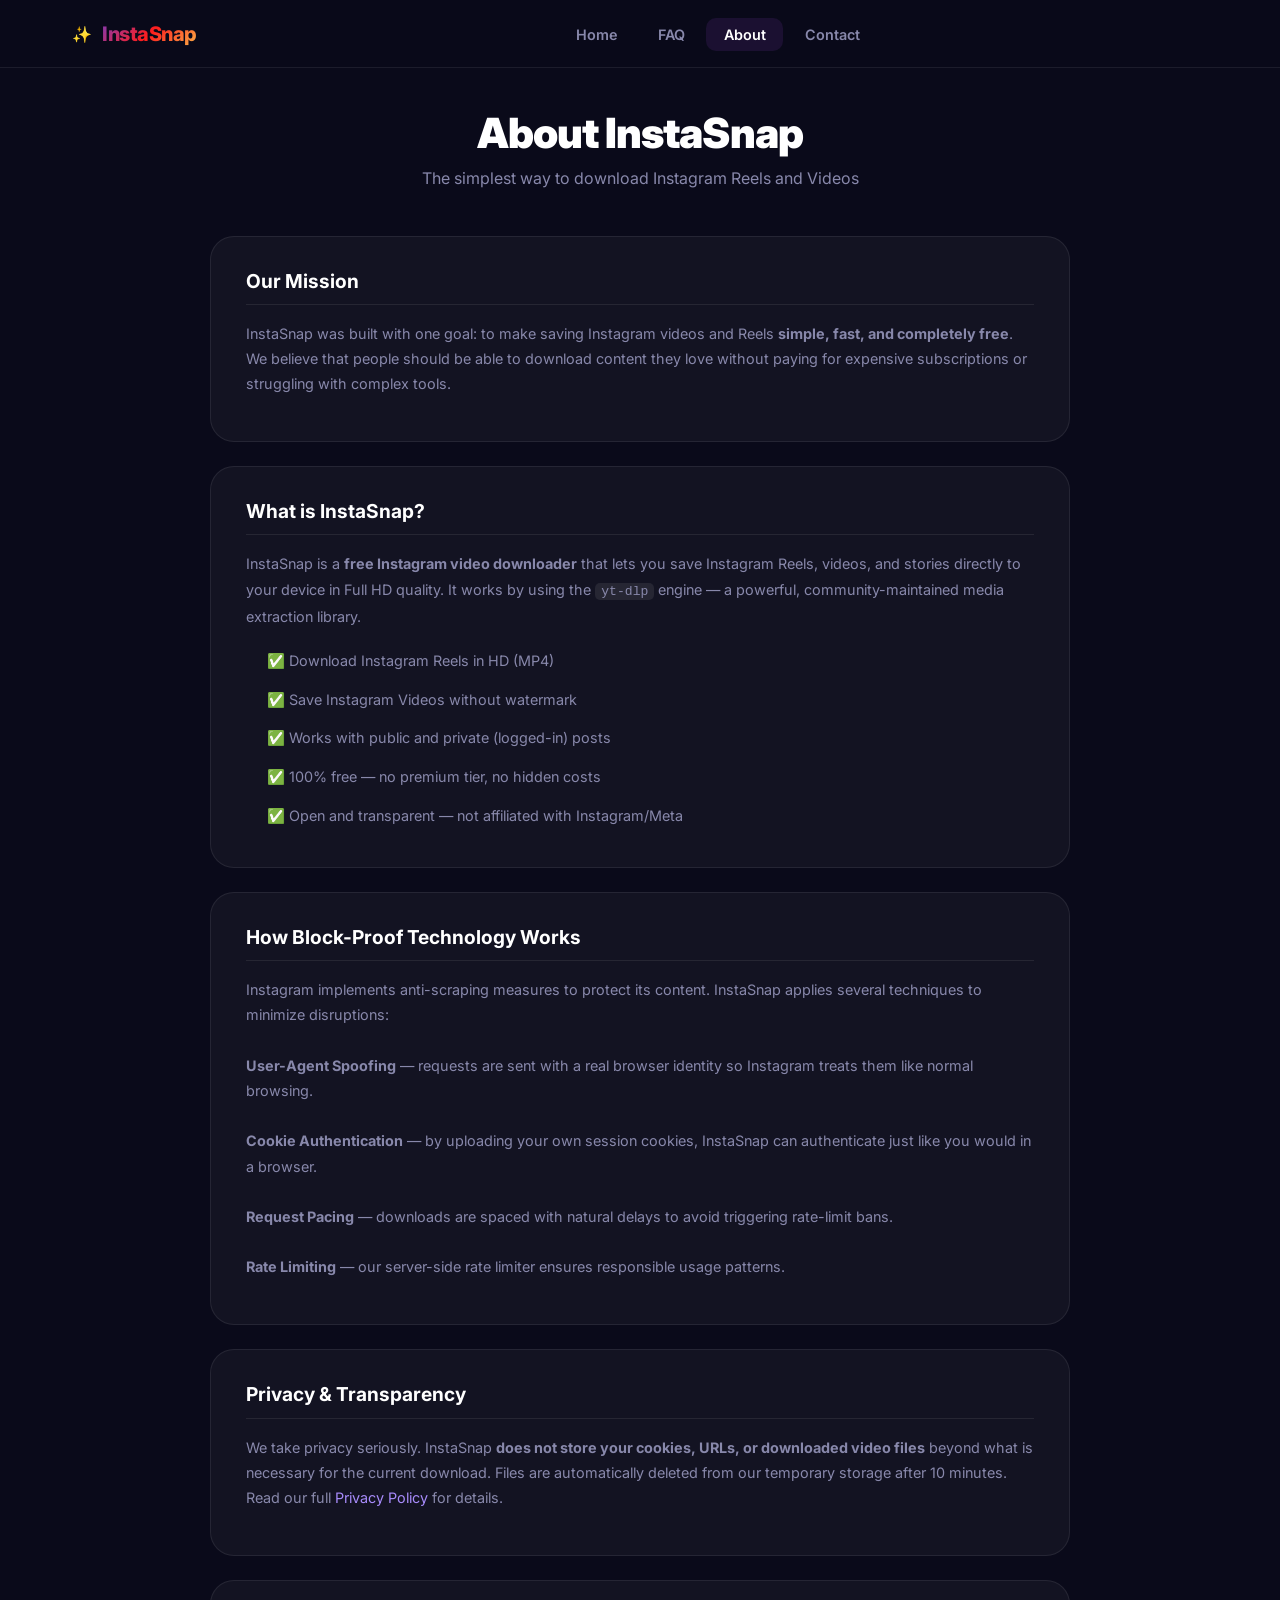
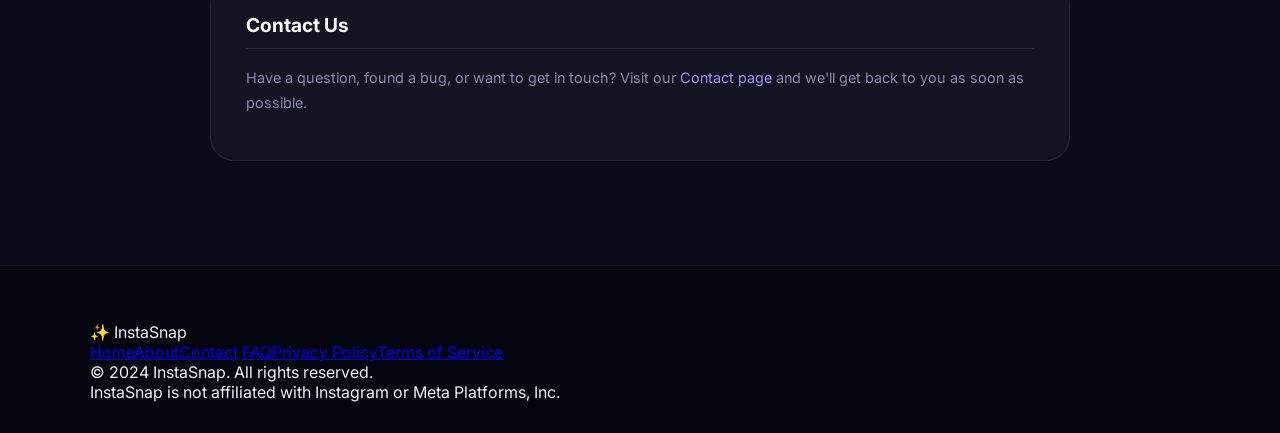
<file: frontend/about.html>
<!DOCTYPE html>
<html lang="en">

<head>
    <meta charset="UTF-8">
    <meta name="viewport" content="width=device-width, initial-scale=1.0">
    <title>About InstaSnap - Free Instagram Video Downloader</title>
    <meta name="description"
        content="Learn about InstaSnap — the fastest, free, and block-proof Instagram video and reel downloader. Our mission is to make content saving simple and accessible.">
    <meta name="keywords"
        content="about instasnap, instagram video downloader, free instagram downloader, reel downloader app">
    <meta name="robots" content="index, follow">
    <link rel="canonical" href="https://instasnap.app/about.html">
    <meta property="og:title" content="About InstaSnap - Free Instagram Video Downloader">
    <meta property="og:description"
        content="Learn about InstaSnap — the fastest, free, and block-proof Instagram video and reel downloader.">
    <meta property="og:url" content="https://instasnap.app/about.html">
    <meta property="og:type" content="website">
    <script
        type="application/ld+json">{"@context":"https://schema.org","@type":"AboutPage","name":"About InstaSnap","url":"https://instasnap.app/about.html","description":"Learn about InstaSnap — the fastest free Instagram video and reel downloader."}</script>
    <link rel="stylesheet" href="style.css">
    <link
        href="https://fonts.googleapis.com/css2?family=Inter:wght@400;500;600;700;800&family=Outfit:wght@400;600;700&display=swap"
        rel="stylesheet">
</head>

<body>
    <nav class="navbar" role="navigation" aria-label="Main navigation">
        <div class="nav-inner">
            <a href="/" class="nav-logo" aria-label="InstaSnap Home"><span class="logo-icon">✨</span><span
                    class="nav-brand">InstaSnap</span></a>
            <button class="nav-toggle" id="nav-toggle" aria-label="Toggle navigation" aria-expanded="false">☰</button>
            <ul class="nav-links" id="nav-links" role="menubar">
                <li role="none"><a href="/" class="nav-link" role="menuitem">Home</a></li>
                <li role="none"><a href="/faq.html" class="nav-link" role="menuitem">FAQ</a></li>
                <li role="none"><a href="/about.html" class="nav-link active" role="menuitem">About</a></li>
                <li role="none"><a href="/contact.html" class="nav-link" role="menuitem">Contact</a></li>
            </ul>
        </div>
    </nav>

    <div class="page-wrapper">
        <div class="container content-page">
            <header class="page-header">
                <h1>About InstaSnap</h1>
                <p class="page-subtitle">The simplest way to download Instagram Reels and Videos</p>
            </header>

            <main id="main-content">
                <section class="glass-card content-card">
                    <h2>Our Mission</h2>
                    <p>InstaSnap was built with one goal: to make saving Instagram videos and Reels <strong>simple,
                            fast, and completely free</strong>. We believe that people should be able to download
                        content they love without paying for expensive subscriptions or struggling with complex tools.
                    </p>
                </section>

                <section class="glass-card content-card">
                    <h2>What is InstaSnap?</h2>
                    <p>InstaSnap is a <strong>free Instagram video downloader</strong> that lets you save Instagram
                        Reels, videos, and stories directly to your device in Full HD quality. It works by using the
                        <code>yt-dlp</code> engine — a powerful, community-maintained media extraction library.</p>
                    <ul class="about-list">
                        <li>✅ Download Instagram Reels in HD (MP4)</li>
                        <li>✅ Save Instagram Videos without watermark</li>
                        <li>✅ Works with public and private (logged-in) posts</li>
                        <li>✅ 100% free — no premium tier, no hidden costs</li>
                        <li>✅ Open and transparent — not affiliated with Instagram/Meta</li>
                    </ul>
                </section>

                <section class="glass-card content-card">
                    <h2>How Block-Proof Technology Works</h2>
                    <p>Instagram implements anti-scraping measures to protect its content. InstaSnap applies several
                        techniques to minimize disruptions:<br><br>
                        <strong>User-Agent Spoofing</strong> — requests are sent with a real browser identity so
                        Instagram treats them like normal browsing.<br><br>
                        <strong>Cookie Authentication</strong> — by uploading your own session cookies, InstaSnap can
                        authenticate just like you would in a browser.<br><br>
                        <strong>Request Pacing</strong> — downloads are spaced with natural delays to avoid triggering
                        rate-limit bans.<br><br>
                        <strong>Rate Limiting</strong> — our server-side rate limiter ensures responsible usage
                        patterns.
                    </p>
                </section>

                <section class="glass-card content-card">
                    <h2>Privacy & Transparency</h2>
                    <p>We take privacy seriously. InstaSnap <strong>does not store your cookies, URLs, or downloaded
                            video files</strong> beyond what is necessary for the current download. Files are
                        automatically deleted from our temporary storage after 10 minutes. Read our full <a
                            href="/privacy-policy.html" class="inline-link">Privacy Policy</a> for details.</p>
                </section>

                <section class="glass-card content-card">
                    <h2>Contact Us</h2>
                    <p>Have a question, found a bug, or want to get in touch? Visit our <a href="/contact.html"
                            class="inline-link">Contact page</a> and we'll get back to you as soon as possible.</p>
                </section>
            </main>
        </div>
    </div>

    <footer class="site-footer" role="contentinfo">
        <div class="footer-inner">
            <div class="footer-logo"><span>✨</span> InstaSnap</div>
            <nav class="footer-nav" aria-label="Footer navigation">
                <a href="/">Home</a><a href="/about.html">About</a><a href="/contact.html">Contact</a>
                <a href="/faq.html">FAQ</a><a href="/privacy-policy.html">Privacy Policy</a><a href="/terms.html">Terms
                    of Service</a>
            </nav>
            <p class="footer-copy">&copy; 2024 InstaSnap. All rights reserved.</p>
            <p class="footer-disclaimer">InstaSnap is not affiliated with Instagram or Meta Platforms, Inc.</p>
        </div>
    </footer>
    <script src="nav.js"></script>
</body>

</html>
</file>
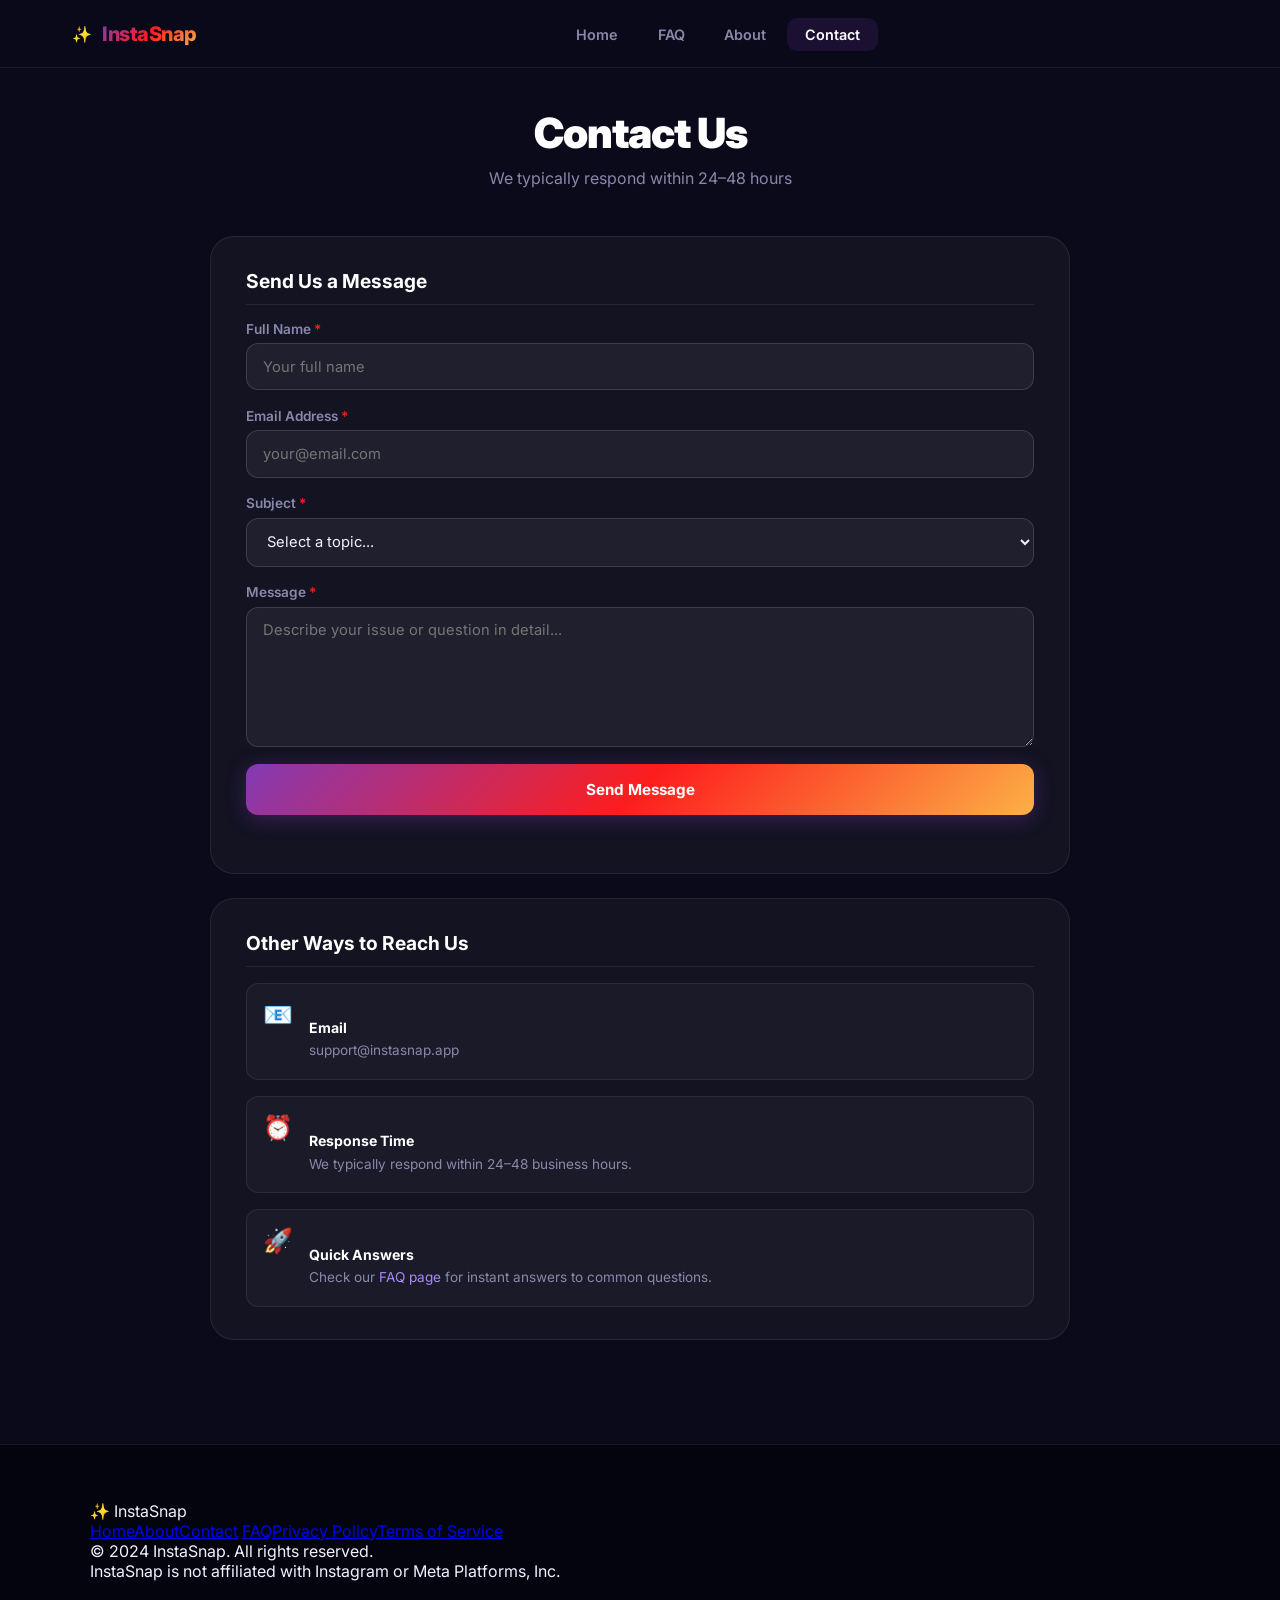
<file: frontend/contact.html>
<!DOCTYPE html>
<html lang="en">

<head>
    <meta charset="UTF-8">
    <meta name="viewport" content="width=device-width, initial-scale=1.0">
    <title>Contact InstaSnap - Instagram Video Downloader Support</title>
    <meta name="description"
        content="Get in touch with InstaSnap support. Have a question about our free Instagram Reel and video downloader? We're here to help.">
    <meta name="keywords" content="contact instasnap, instagram downloader support, help instasnap">
    <meta name="robots" content="index, follow">
    <link rel="canonical" href="https://instasnap.app/contact.html">
    <meta property="og:title" content="Contact InstaSnap - Instagram Video Downloader Support">
    <meta property="og:description"
        content="Get in touch with InstaSnap support. We're here to help with your questions.">
    <meta property="og:url" content="https://instasnap.app/contact.html">
    <meta property="og:type" content="website">
    <script
        type="application/ld+json">{"@context":"https://schema.org","@type":"ContactPage","name":"Contact InstaSnap","url":"https://instasnap.app/contact.html","description":"Contact InstaSnap support for Instagram video downloader queries."}</script>
    <link rel="stylesheet" href="style.css">
    <link
        href="https://fonts.googleapis.com/css2?family=Inter:wght@400;500;600;700;800&family=Outfit:wght@400;600;700&display=swap"
        rel="stylesheet">
</head>

<body>
    <nav class="navbar" role="navigation" aria-label="Main navigation">
        <div class="nav-inner">
            <a href="/" class="nav-logo"><span class="logo-icon">✨</span><span class="nav-brand">InstaSnap</span></a>
            <button class="nav-toggle" id="nav-toggle" aria-label="Toggle navigation" aria-expanded="false">☰</button>
            <ul class="nav-links" id="nav-links" role="menubar">
                <li role="none"><a href="/" class="nav-link" role="menuitem">Home</a></li>
                <li role="none"><a href="/faq.html" class="nav-link" role="menuitem">FAQ</a></li>
                <li role="none"><a href="/about.html" class="nav-link" role="menuitem">About</a></li>
                <li role="none"><a href="/contact.html" class="nav-link active" role="menuitem">Contact</a></li>
            </ul>
        </div>
    </nav>

    <div class="page-wrapper">
        <div class="container content-page">
            <header class="page-header">
                <h1>Contact Us</h1>
                <p class="page-subtitle">We typically respond within 24–48 hours</p>
            </header>

            <main id="main-content">
                <section class="glass-card content-card">
                    <h2>Send Us a Message</h2>
                    <form class="contact-form" id="contact-form" action="#" method="post" novalidate
                        aria-label="Contact form">
                        <div class="form-group">
                            <label for="contact-name">Full Name <span class="required">*</span></label>
                            <input type="text" id="contact-name" name="name" placeholder="Your full name" required
                                autocomplete="name">
                        </div>
                        <div class="form-group">
                            <label for="contact-email">Email Address <span class="required">*</span></label>
                            <input type="email" id="contact-email" name="email" placeholder="your@email.com" required
                                autocomplete="email">
                        </div>
                        <div class="form-group">
                            <label for="contact-subject">Subject <span class="required">*</span></label>
                            <select id="contact-subject" name="subject" required>
                                <option value="" disabled selected>Select a topic...</option>
                                <option value="bug">Bug Report</option>
                                <option value="feature">Feature Request</option>
                                <option value="copyright">Copyright / DMCA</option>
                                <option value="general">General Question</option>
                                <option value="other">Other</option>
                            </select>
                        </div>
                        <div class="form-group">
                            <label for="contact-message">Message <span class="required">*</span></label>
                            <textarea id="contact-message" name="message" rows="6"
                                placeholder="Describe your issue or question in detail..." required></textarea>
                        </div>
                        <button type="submit" class="form-submit-btn" id="form-submit-btn">Send Message</button>
                        <div id="form-status" class="form-status" role="status" aria-live="polite"></div>
                    </form>
                </section>

                <section class="glass-card content-card">
                    <h2>Other Ways to Reach Us</h2>
                    <div class="contact-info">
                        <div class="contact-item">
                            <span class="contact-icon">📧</span>
                            <div>
                                <h3>Email</h3>
                                <p>support@instasnap.app</p>
                            </div>
                        </div>
                        <div class="contact-item">
                            <span class="contact-icon">⏰</span>
                            <div>
                                <h3>Response Time</h3>
                                <p>We typically respond within 24–48 business hours.</p>
                            </div>
                        </div>
                        <div class="contact-item">
                            <span class="contact-icon">🚀</span>
                            <div>
                                <h3>Quick Answers</h3>
                                <p>Check our <a href="/faq.html" class="inline-link">FAQ page</a> for instant answers to
                                    common questions.</p>
                            </div>
                        </div>
                    </div>
                </section>
            </main>
        </div>
    </div>

    <footer class="site-footer" role="contentinfo">
        <div class="footer-inner">
            <div class="footer-logo"><span>✨</span> InstaSnap</div>
            <nav class="footer-nav" aria-label="Footer navigation">
                <a href="/">Home</a><a href="/about.html">About</a><a href="/contact.html">Contact</a>
                <a href="/faq.html">FAQ</a><a href="/privacy-policy.html">Privacy Policy</a><a href="/terms.html">Terms
                    of Service</a>
            </nav>
            <p class="footer-copy">&copy; 2024 InstaSnap. All rights reserved.</p>
            <p class="footer-disclaimer">InstaSnap is not affiliated with Instagram or Meta Platforms, Inc.</p>
        </div>
    </footer>
    <script>
        document.getElementById('contact-form').addEventListener('submit', function (e) {
            e.preventDefault();
            const status = document.getElementById('form-status');
            const btn = document.getElementById('form-submit-btn');
            btn.disabled = true;
            btn.textContent = 'Sending...';
            setTimeout(() => {
                status.textContent = '✅ Message sent! We\'ll get back to you within 24–48 hours.';
                status.className = 'form-status success';
                btn.textContent = 'Send Message';
                btn.disabled = false;
                document.getElementById('contact-form').reset();
            }, 1200);
        });
    </script>
    <script src="nav.js"></script>
</body>

</html>
</file>
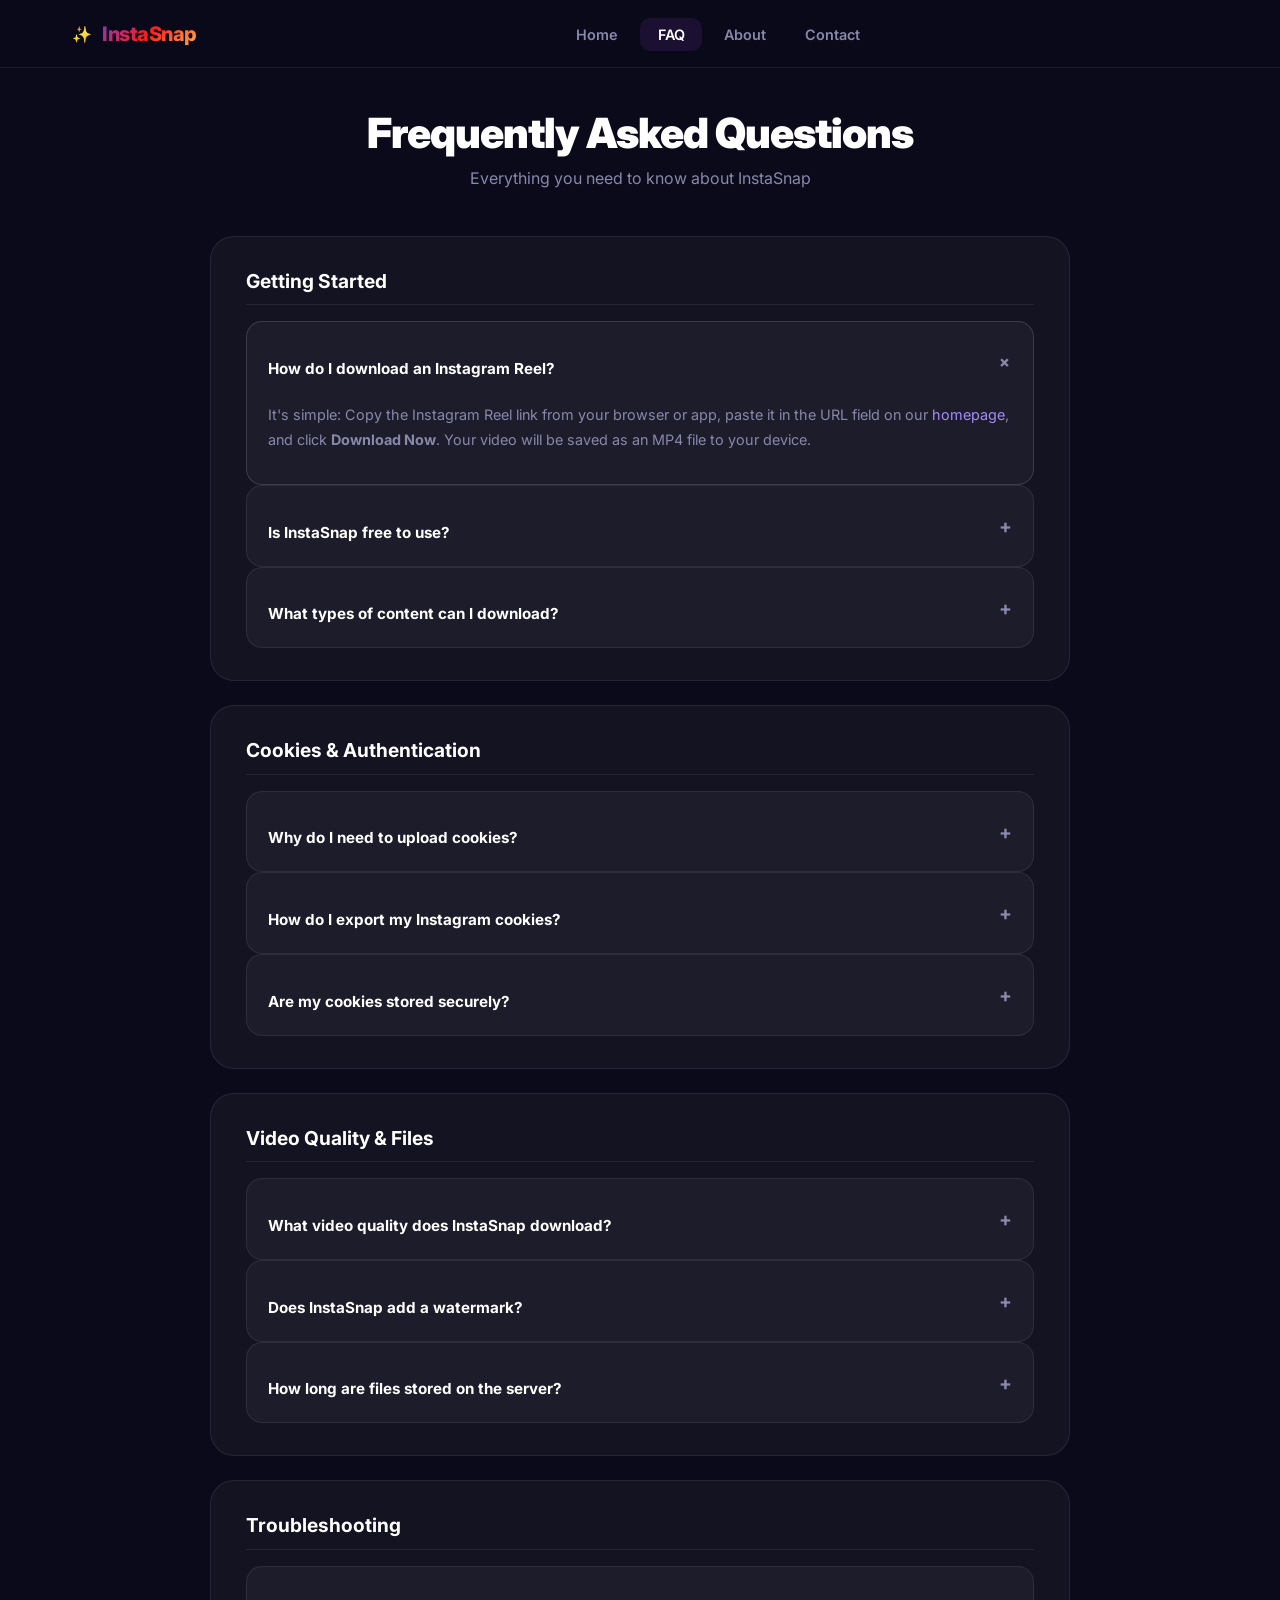
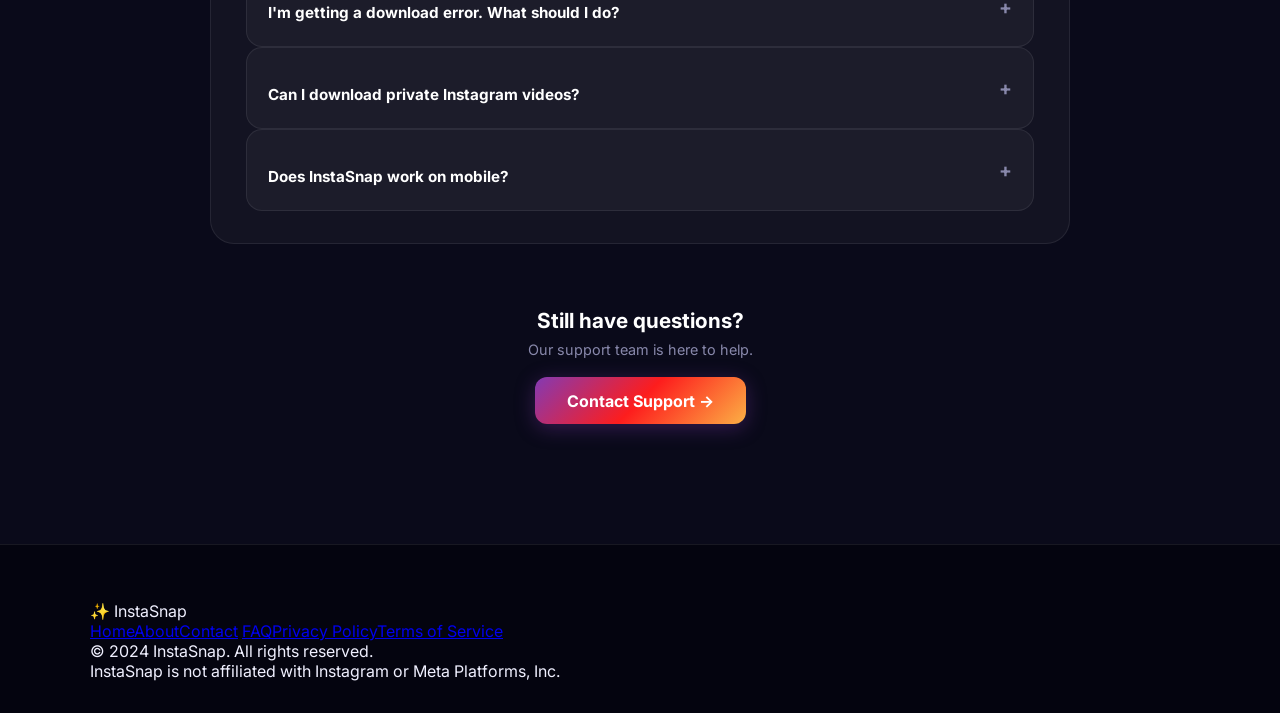
<file: frontend/faq.html>
<!DOCTYPE html>
<html lang="en">

<head>
    <meta charset="UTF-8">
    <meta name="viewport" content="width=device-width, initial-scale=1.0">
    <title>FAQ - Instagram Video Downloader Help | InstaSnap</title>
    <meta name="description"
        content="Frequently asked questions about InstaSnap. Learn how to download Instagram Reels and videos, troubleshoot issues, and get the most out of our free tool.">
    <meta name="keywords"
        content="instagram video downloader faq, how to download instagram reels, instagram downloader help, instasnap guide, save instagram videos guide">
    <meta name="robots" content="index, follow">
    <link rel="canonical" href="https://instasnap.app/faq.html">
    <meta property="og:title" content="FAQ - Instagram Video Downloader Help | InstaSnap">
    <meta property="og:description"
        content="Answers to the most common questions about downloading Instagram Reels and videos with InstaSnap.">
    <meta property="og:url" content="https://instasnap.app/faq.html">
    <meta property="og:type" content="website">
    <script type="application/ld+json">
    {
      "@context": "https://schema.org",
      "@type": "FAQPage",
      "name": "InstaSnap FAQ",
      "url": "https://instasnap.app/faq.html",
      "mainEntity": [
        {"@type":"Question","name":"How do I download an Instagram Reel?","acceptedAnswer":{"@type":"Answer","text":"Copy the Instagram Reel link, paste it in the URL field on the InstaSnap homepage, and click Download Now. Your video will be saved as an MP4 file."}},
        {"@type":"Question","name":"Is InstaSnap free?","acceptedAnswer":{"@type":"Answer","text":"Yes, InstaSnap is completely free to use. There are no subscriptions, no ads required to skip, and no premium tiers."}},
        {"@type":"Question","name":"Why do I need to upload cookies?","acceptedAnswer":{"@type":"Answer","text":"Instagram requires authentication to access most videos. Your browser cookies act as your login session. They are stored only on your local machine and are never sent to external servers."}},
        {"@type":"Question","name":"What video quality does InstaSnap download?","acceptedAnswer":{"@type":"Answer","text":"InstaSnap fetches the highest quality MP4 file available from Instagram, which is typically 1080p Full HD."}},
        {"@type":"Question","name":"Can I download private Instagram videos?","acceptedAnswer":{"@type":"Answer","text":"If you are following the private account and have uploaded your cookies.txt file, InstaSnap can download videos from private accounts that your account has access to."}},
        {"@type":"Question","name":"I am getting an error. What should I do?","acceptedAnswer":{"@type":"Answer","text":"First, make sure you have uploaded a valid cookies.txt file from a browser where you are logged into Instagram. If the issue persists, contact our support team."}},
        {"@type":"Question","name":"Does InstaSnap add a watermark?","acceptedAnswer":{"@type":"Answer","text":"No. InstaSnap downloads the original video file exactly as uploaded to Instagram, without adding any watermark."}},
        {"@type":"Question","name":"How long are downloaded files kept on the server?","acceptedAnswer":{"@type":"Answer","text":"Downloaded files are automatically deleted from our temporary storage after 10 minutes. We do not keep any copies."}}
      ]
    }
    </script>
    <link rel="stylesheet" href="style.css">
    <link
        href="https://fonts.googleapis.com/css2?family=Inter:wght@400;500;600;700;800&family=Outfit:wght@400;600;700&display=swap"
        rel="stylesheet">
</head>

<body>
    <nav class="navbar" role="navigation" aria-label="Main navigation">
        <div class="nav-inner">
            <a href="/" class="nav-logo"><span class="logo-icon">✨</span><span class="nav-brand">InstaSnap</span></a>
            <button class="nav-toggle" id="nav-toggle" aria-label="Toggle navigation" aria-expanded="false">☰</button>
            <ul class="nav-links" id="nav-links" role="menubar">
                <li role="none"><a href="/" class="nav-link" role="menuitem">Home</a></li>
                <li role="none"><a href="/faq.html" class="nav-link active" role="menuitem">FAQ</a></li>
                <li role="none"><a href="/about.html" class="nav-link" role="menuitem">About</a></li>
                <li role="none"><a href="/contact.html" class="nav-link" role="menuitem">Contact</a></li>
            </ul>
        </div>
    </nav>

    <div class="page-wrapper">
        <div class="container content-page">
            <header class="page-header">
                <h1>Frequently Asked Questions</h1>
                <p class="page-subtitle">Everything you need to know about InstaSnap</p>
            </header>

            <main id="main-content">

                <section class="glass-card content-card">
                    <h2>Getting Started</h2>
                    <details class="faq-item" open>
                        <summary>
                            <h3>How do I download an Instagram Reel?</h3>
                        </summary>
                        <p>It's simple: Copy the Instagram Reel link from your browser or app, paste it in the URL field
                            on our <a href="/" class="inline-link">homepage</a>, and click <strong>Download
                                Now</strong>. Your video will be saved as an MP4 file to your device.</p>
                    </details>
                    <details class="faq-item">
                        <summary>
                            <h3>Is InstaSnap free to use?</h3>
                        </summary>
                        <p>Yes, InstaSnap is completely free to use. There are no subscriptions, no hidden charges, and
                            no premium tiers.</p>
                    </details>
                    <details class="faq-item">
                        <summary>
                            <h3>What types of content can I download?</h3>
                        </summary>
                        <p>You can download:<br>• Instagram Reels<br>• Instagram Video Posts<br>• Instagram Stories (if
                            accessible)<br>• IGTV Videos</p>
                    </details>
                </section>

                <section class="glass-card content-card">
                    <h2>Cookies &amp; Authentication</h2>
                    <details class="faq-item">
                        <summary>
                            <h3>Why do I need to upload cookies?</h3>
                        </summary>
                        <p>Instagram requires authentication to serve video data to any requesting tool. Your browser
                            cookies act like your login session. Without them, Instagram returns an empty response and
                            the download fails. InstaSnap stores your cookies locally — they are never sent to
                            third-party servers.</p>
                    </details>
                    <details class="faq-item">
                        <summary>
                            <h3>How do I export my Instagram cookies?</h3>
                        </summary>
                        <p>1. Install the <strong>"Get cookies.txt LOCALLY"</strong> extension in Chrome or Edge.<br>2.
                            Log in to Instagram in that browser.<br>3. Click the extension icon → Export cookies for
                            <code>instagram.com</code>.<br>4. Upload the saved <code>cookies.txt</code> file using the
                            cookie panel on the homepage.</p>
                    </details>
                    <details class="faq-item">
                        <summary>
                            <h3>Are my cookies stored securely?</h3>
                        </summary>
                        <p>Yes. Your cookies.txt file is stored only on your local machine (in the app's backend
                            folder). InstaSnap never transmits your cookies to any external server.</p>
                    </details>
                </section>

                <section class="glass-card content-card">
                    <h2>Video Quality &amp; Files</h2>
                    <details class="faq-item">
                        <summary>
                            <h3>What video quality does InstaSnap download?</h3>
                        </summary>
                        <p>InstaSnap fetches the highest quality MP4 available from Instagram — typically <strong>Full
                                HD (1080p)</strong>. The actual quality depends on what quality the original creator
                            uploaded.</p>
                    </details>
                    <details class="faq-item">
                        <summary>
                            <h3>Does InstaSnap add a watermark?</h3>
                        </summary>
                        <p>No. InstaSnap downloads the original file exactly as it exists on Instagram, without adding
                            any watermark.</p>
                    </details>
                    <details class="faq-item">
                        <summary>
                            <h3>How long are files stored on the server?</h3>
                        </summary>
                        <p>Downloaded files are automatically deleted from the server's temporary folder after
                            <strong>10 minutes</strong>. We do not keep any long-term copies of downloaded content.</p>
                    </details>
                </section>

                <section class="glass-card content-card">
                    <h2>Troubleshooting</h2>
                    <details class="faq-item">
                        <summary>
                            <h3>I'm getting a download error. What should I do?</h3>
                        </summary>
                        <p>• Make sure you have uploaded a valid <code>cookies.txt</code> file from a browser where you
                            are actively logged into Instagram.<br>• Ensure the Instagram URL is correct and the post is
                            accessible.<br>• If your session expired, re-export your cookies and re-upload them.<br>•
                            Still having trouble? <a href="/contact.html" class="inline-link">Contact us</a>.</p>
                    </details>
                    <details class="faq-item">
                        <summary>
                            <h3>Can I download private Instagram videos?</h3>
                        </summary>
                        <p>If you follow the private account (and the account has approved you), you can download their
                            videos — as long as you upload cookies from a browser where your account has that access.
                        </p>
                    </details>
                    <details class="faq-item">
                        <summary>
                            <h3>Does InstaSnap work on mobile?</h3>
                        </summary>
                        <p>InstaSnap is fully responsive and works in mobile browsers. However, cookie export is easiest
                            on a desktop browser.</p>
                    </details>
                </section>

                <div class="cta-box glass-card">
                    <h2>Still have questions?</h2>
                    <p>Our support team is here to help.</p>
                    <a href="/contact.html" class="cta-btn">Contact Support →</a>
                </div>
            </main>
        </div>
    </div>

    <footer class="site-footer" role="contentinfo">
        <div class="footer-inner">
            <div class="footer-logo"><span>✨</span> InstaSnap</div>
            <nav class="footer-nav" aria-label="Footer navigation">
                <a href="/">Home</a><a href="/about.html">About</a><a href="/contact.html">Contact</a>
                <a href="/faq.html">FAQ</a><a href="/privacy-policy.html">Privacy Policy</a><a href="/terms.html">Terms
                    of Service</a>
            </nav>
            <p class="footer-copy">&copy; 2024 InstaSnap. All rights reserved.</p>
            <p class="footer-disclaimer">InstaSnap is not affiliated with Instagram or Meta Platforms, Inc.</p>
        </div>
    </footer>
    <script src="nav.js"></script>
</body>

</html>
</file>
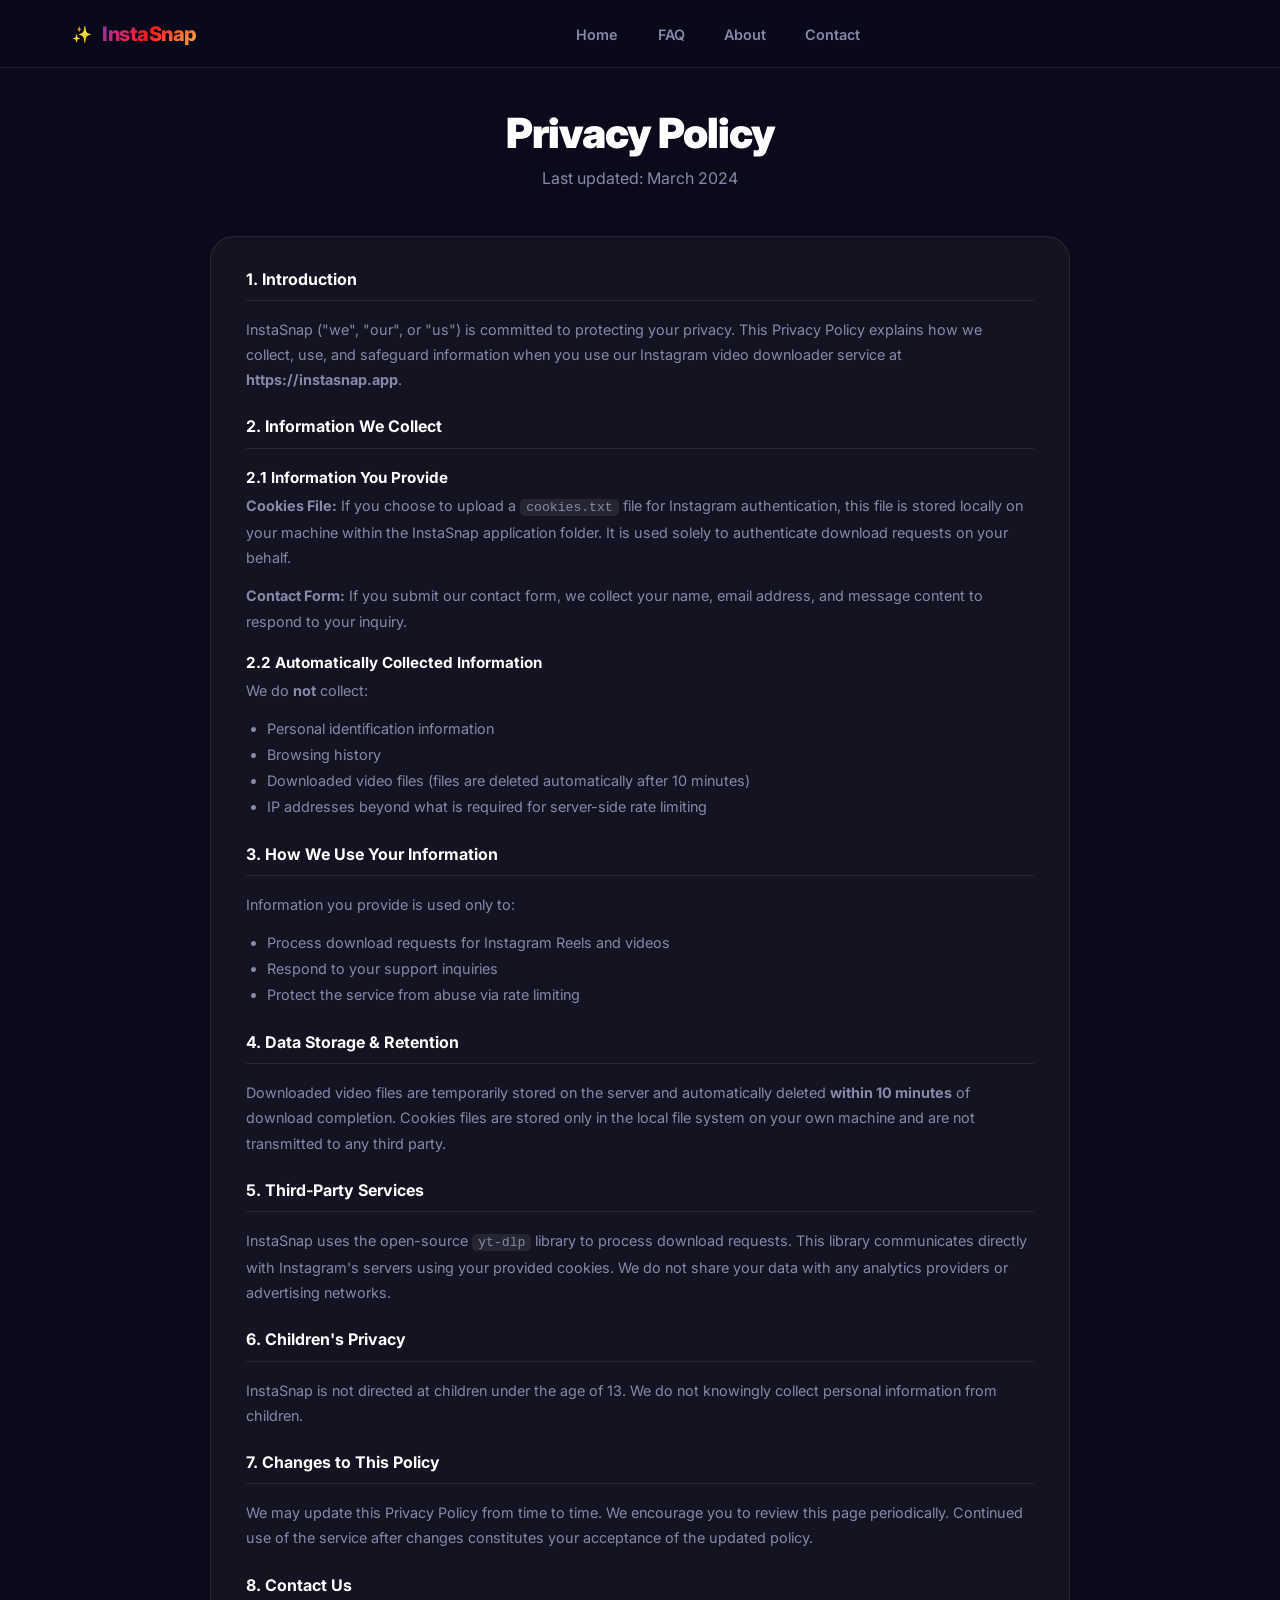
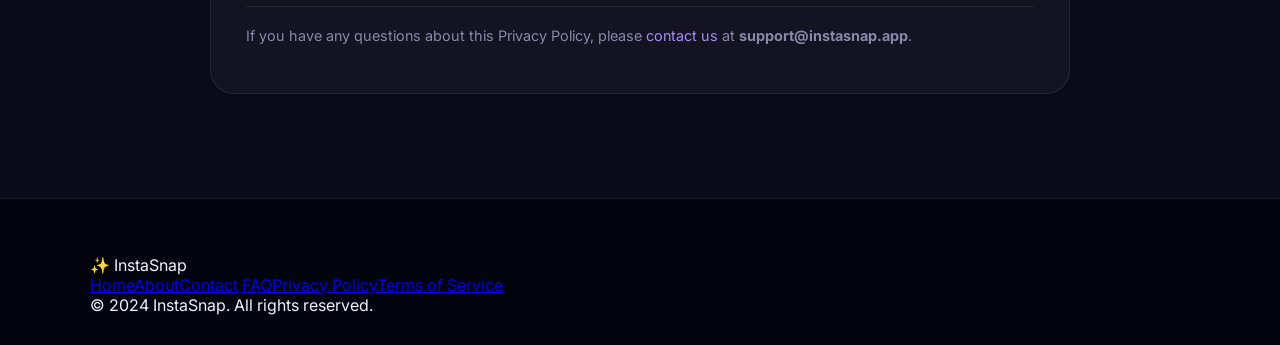
<file: frontend/privacy-policy.html>
<!DOCTYPE html>
<html lang="en">

<head>
    <meta charset="UTF-8">
    <meta name="viewport" content="width=device-width, initial-scale=1.0">
    <title>Privacy Policy | InstaSnap Instagram Video Downloader</title>
    <meta name="description"
        content="Read InstaSnap's privacy policy to understand how we handle your data when you use our free Instagram video and reel downloader.">
    <meta name="keywords" content="instasnap privacy policy, instagram downloader privacy">
    <meta name="robots" content="index, follow">
    <link rel="canonical" href="https://instasnap.app/privacy-policy.html">
    <script
        type="application/ld+json">{"@context":"https://schema.org","@type":"WebPage","name":"Privacy Policy - InstaSnap","url":"https://instasnap.app/privacy-policy.html"}</script>
    <link rel="stylesheet" href="style.css">
    <link
        href="https://fonts.googleapis.com/css2?family=Inter:wght@400;500;600;700;800&family=Outfit:wght@400;600;700&display=swap"
        rel="stylesheet">
</head>

<body>
    <nav class="navbar" role="navigation" aria-label="Main navigation">
        <div class="nav-inner">
            <a href="/" class="nav-logo"><span class="logo-icon">✨</span><span class="nav-brand">InstaSnap</span></a>
            <button class="nav-toggle" id="nav-toggle" aria-label="Toggle navigation" aria-expanded="false">☰</button>
            <ul class="nav-links" id="nav-links" role="menubar">
                <li role="none"><a href="/" class="nav-link" role="menuitem">Home</a></li>
                <li role="none"><a href="/faq.html" class="nav-link" role="menuitem">FAQ</a></li>
                <li role="none"><a href="/about.html" class="nav-link" role="menuitem">About</a></li>
                <li role="none"><a href="/contact.html" class="nav-link" role="menuitem">Contact</a></li>
            </ul>
        </div>
    </nav>

    <div class="page-wrapper">
        <div class="container content-page">
            <header class="page-header">
                <h1>Privacy Policy</h1>
                <p class="page-subtitle">Last updated: March 2024</p>
            </header>
            <main id="main-content">
                <div class="glass-card content-card legal-text">
                    <h2>1. Introduction</h2>
                    <p>InstaSnap ("we", "our", or "us") is committed to protecting your privacy. This Privacy Policy
                        explains how we collect, use, and safeguard information when you use our Instagram video
                        downloader service at <strong>https://instasnap.app</strong>.</p>

                    <h2>2. Information We Collect</h2>
                    <h3>2.1 Information You Provide</h3>
                    <p><strong>Cookies File:</strong> If you choose to upload a <code>cookies.txt</code> file for
                        Instagram authentication, this file is stored locally on your machine within the InstaSnap
                        application folder. It is used solely to authenticate download requests on your behalf.</p>
                    <p><strong>Contact Form:</strong> If you submit our contact form, we collect your name, email
                        address, and message content to respond to your inquiry.</p>

                    <h3>2.2 Automatically Collected Information</h3>
                    <p>We do <strong>not</strong> collect:</p>
                    <ul>
                        <li>Personal identification information</li>
                        <li>Browsing history</li>
                        <li>Downloaded video files (files are deleted automatically after 10 minutes)</li>
                        <li>IP addresses beyond what is required for server-side rate limiting</li>
                    </ul>

                    <h2>3. How We Use Your Information</h2>
                    <p>Information you provide is used only to:</p>
                    <ul>
                        <li>Process download requests for Instagram Reels and videos</li>
                        <li>Respond to your support inquiries</li>
                        <li>Protect the service from abuse via rate limiting</li>
                    </ul>

                    <h2>4. Data Storage &amp; Retention</h2>
                    <p>Downloaded video files are temporarily stored on the server and automatically deleted
                        <strong>within 10 minutes</strong> of download completion. Cookies files are stored only in the
                        local file system on your own machine and are not transmitted to any third party.</p>

                    <h2>5. Third-Party Services</h2>
                    <p>InstaSnap uses the open-source <code>yt-dlp</code> library to process download requests. This
                        library communicates directly with Instagram's servers using your provided cookies. We do not
                        share your data with any analytics providers or advertising networks.</p>

                    <h2>6. Children's Privacy</h2>
                    <p>InstaSnap is not directed at children under the age of 13. We do not knowingly collect personal
                        information from children.</p>

                    <h2>7. Changes to This Policy</h2>
                    <p>We may update this Privacy Policy from time to time. We encourage you to review this page
                        periodically. Continued use of the service after changes constitutes your acceptance of the
                        updated policy.</p>

                    <h2>8. Contact Us</h2>
                    <p>If you have any questions about this Privacy Policy, please <a href="/contact.html"
                            class="inline-link">contact us</a> at <strong>support@instasnap.app</strong>.</p>
                </div>
            </main>
        </div>
    </div>

    <footer class="site-footer" role="contentinfo">
        <div class="footer-inner">
            <div class="footer-logo"><span>✨</span> InstaSnap</div>
            <nav class="footer-nav" aria-label="Footer navigation">
                <a href="/">Home</a><a href="/about.html">About</a><a href="/contact.html">Contact</a>
                <a href="/faq.html">FAQ</a><a href="/privacy-policy.html">Privacy Policy</a><a href="/terms.html">Terms
                    of Service</a>
            </nav>
            <p class="footer-copy">&copy; 2024 InstaSnap. All rights reserved.</p>
        </div>
    </footer>
    <script src="nav.js"></script>
</body>

</html>
</file>
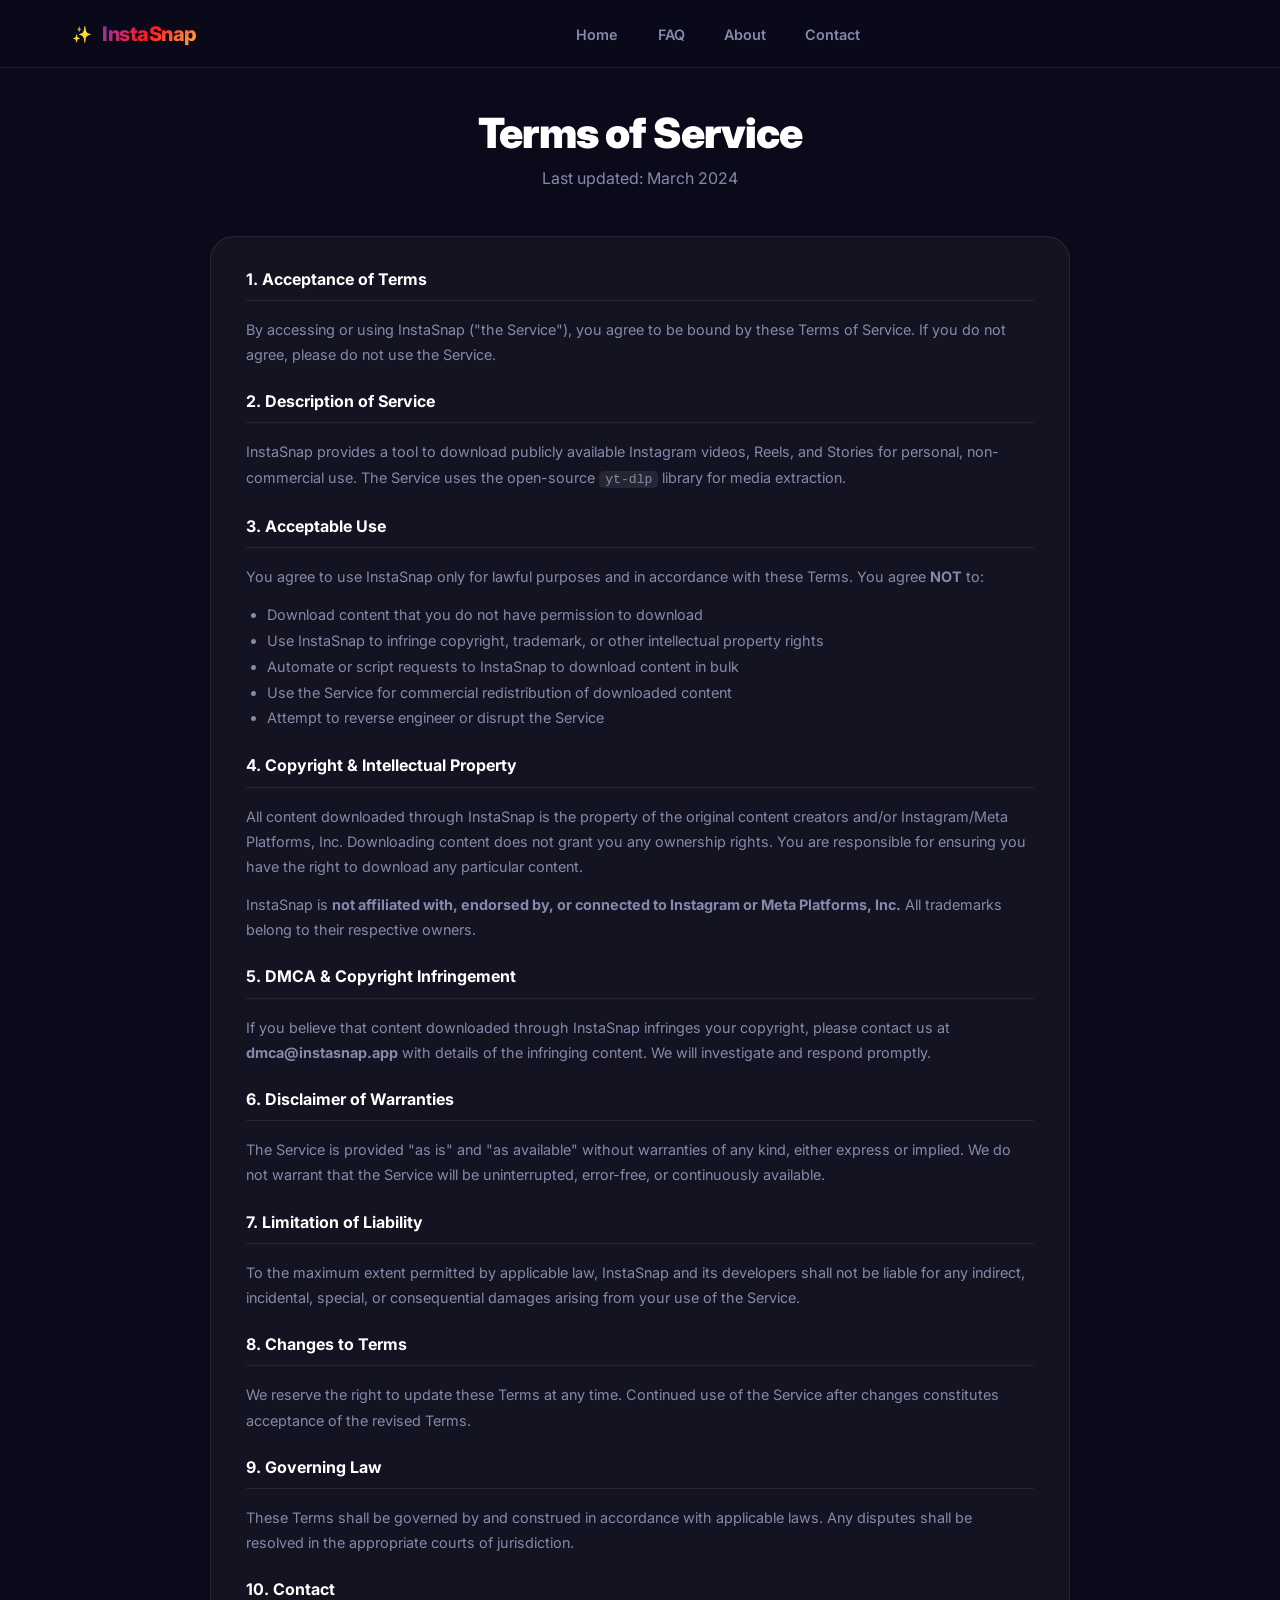
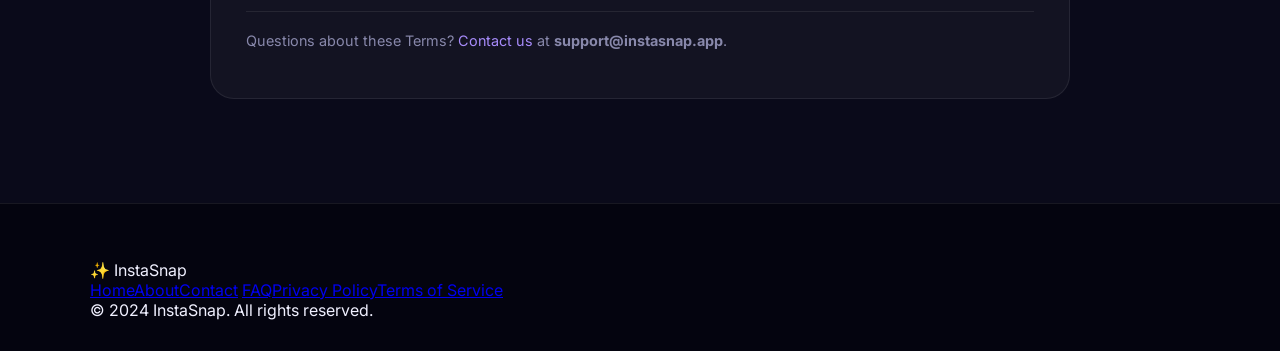
<file: frontend/terms.html>
<!DOCTYPE html>
<html lang="en">

<head>
    <meta charset="UTF-8">
    <meta name="viewport" content="width=device-width, initial-scale=1.0">
    <title>Terms of Service | InstaSnap Instagram Video Downloader</title>
    <meta name="description"
        content="Read InstaSnap's Terms of Service. By using our Instagram video and reel downloader, you agree to these terms and conditions.">
    <meta name="robots" content="index, follow">
    <link rel="canonical" href="https://instasnap.app/terms.html">
    <script
        type="application/ld+json">{"@context":"https://schema.org","@type":"WebPage","name":"Terms of Service - InstaSnap","url":"https://instasnap.app/terms.html"}</script>
    <link rel="stylesheet" href="style.css">
    <link
        href="https://fonts.googleapis.com/css2?family=Inter:wght@400;500;600;700;800&family=Outfit:wght@400;600;700&display=swap"
        rel="stylesheet">
</head>

<body>
    <nav class="navbar" role="navigation" aria-label="Main navigation">
        <div class="nav-inner">
            <a href="/" class="nav-logo"><span class="logo-icon">✨</span><span class="nav-brand">InstaSnap</span></a>
            <button class="nav-toggle" id="nav-toggle" aria-label="Toggle navigation" aria-expanded="false">☰</button>
            <ul class="nav-links" id="nav-links" role="menubar">
                <li role="none"><a href="/" class="nav-link" role="menuitem">Home</a></li>
                <li role="none"><a href="/faq.html" class="nav-link" role="menuitem">FAQ</a></li>
                <li role="none"><a href="/about.html" class="nav-link" role="menuitem">About</a></li>
                <li role="none"><a href="/contact.html" class="nav-link" role="menuitem">Contact</a></li>
            </ul>
        </div>
    </nav>

    <div class="page-wrapper">
        <div class="container content-page">
            <header class="page-header">
                <h1>Terms of Service</h1>
                <p class="page-subtitle">Last updated: March 2024</p>
            </header>
            <main id="main-content">
                <div class="glass-card content-card legal-text">
                    <h2>1. Acceptance of Terms</h2>
                    <p>By accessing or using InstaSnap ("the Service"), you agree to be bound by these Terms of Service.
                        If you do not agree, please do not use the Service.</p>

                    <h2>2. Description of Service</h2>
                    <p>InstaSnap provides a tool to download publicly available Instagram videos, Reels, and Stories for
                        personal, non-commercial use. The Service uses the open-source <code>yt-dlp</code> library for
                        media extraction.</p>

                    <h2>3. Acceptable Use</h2>
                    <p>You agree to use InstaSnap only for lawful purposes and in accordance with these Terms. You agree
                        <strong>NOT</strong> to:</p>
                    <ul>
                        <li>Download content that you do not have permission to download</li>
                        <li>Use InstaSnap to infringe copyright, trademark, or other intellectual property rights</li>
                        <li>Automate or script requests to InstaSnap to download content in bulk</li>
                        <li>Use the Service for commercial redistribution of downloaded content</li>
                        <li>Attempt to reverse engineer or disrupt the Service</li>
                    </ul>

                    <h2>4. Copyright &amp; Intellectual Property</h2>
                    <p>All content downloaded through InstaSnap is the property of the original content creators and/or
                        Instagram/Meta Platforms, Inc. Downloading content does not grant you any ownership rights. You
                        are responsible for ensuring you have the right to download any particular content.</p>
                    <p>InstaSnap is <strong>not affiliated with, endorsed by, or connected to Instagram or Meta
                            Platforms, Inc.</strong> All trademarks belong to their respective owners.</p>

                    <h2>5. DMCA &amp; Copyright Infringement</h2>
                    <p>If you believe that content downloaded through InstaSnap infringes your copyright, please contact
                        us at <strong>dmca@instasnap.app</strong> with details of the infringing content. We will
                        investigate and respond promptly.</p>

                    <h2>6. Disclaimer of Warranties</h2>
                    <p>The Service is provided "as is" and "as available" without warranties of any kind, either express
                        or implied. We do not warrant that the Service will be uninterrupted, error-free, or
                        continuously available.</p>

                    <h2>7. Limitation of Liability</h2>
                    <p>To the maximum extent permitted by applicable law, InstaSnap and its developers shall not be
                        liable for any indirect, incidental, special, or consequential damages arising from your use of
                        the Service.</p>

                    <h2>8. Changes to Terms</h2>
                    <p>We reserve the right to update these Terms at any time. Continued use of the Service after
                        changes constitutes acceptance of the revised Terms.</p>

                    <h2>9. Governing Law</h2>
                    <p>These Terms shall be governed by and construed in accordance with applicable laws. Any disputes
                        shall be resolved in the appropriate courts of jurisdiction.</p>

                    <h2>10. Contact</h2>
                    <p>Questions about these Terms? <a href="/contact.html" class="inline-link">Contact us</a> at
                        <strong>support@instasnap.app</strong>.</p>
                </div>
            </main>
        </div>
    </div>

    <footer class="site-footer" role="contentinfo">
        <div class="footer-inner">
            <div class="footer-logo"><span>✨</span> InstaSnap</div>
            <nav class="footer-nav" aria-label="Footer navigation">
                <a href="/">Home</a><a href="/about.html">About</a><a href="/contact.html">Contact</a>
                <a href="/faq.html">FAQ</a><a href="/privacy-policy.html">Privacy Policy</a><a href="/terms.html">Terms
                    of Service</a>
            </nav>
            <p class="footer-copy">&copy; 2024 InstaSnap. All rights reserved.</p>
        </div>
    </footer>
    <script src="nav.js"></script>
</body>

</html>
</file>
<file: frontend/style.css>
/* ═══════════════════════════════════════════════════════════════════
   INSTASNAP — Premium Master Stylesheet
   ═══════════════════════════════════════════════════════════════════ */

:root {
    --primary: #833ab4;
    --primary-mid: #fd1d1d;
    --primary-end: #fcb045;
    --insta-grad: linear-gradient(135deg, #833ab4 0%, #fd1d1d 50%, #fcb045 100%);
    --bg: #0a0a1a;
    --bg2: #0f0f28;
    --surface: rgba(255, 255, 255, 0.04);
    --surface-hover: rgba(255, 255, 255, 0.07);
    --border: rgba(255, 255, 255, 0.08);
    --border-strong: rgba(255, 255, 255, 0.14);
    --text: #f0f0ff;
    --text-muted: #8888ab;
    --text-dim: #5a5a7a;
    --white: #ffffff;
    --success: #22c55e;
    --error: #ef4444;
    --warn: #f59e0b;
    --nav-h: 68px;
    --rounded: 16px;
    --rounded-lg: 24px;
    --shadow: 0 8px 40px rgba(0, 0, 0, 0.4);
    --shadow-lg: 0 20px 60px rgba(0, 0, 0, 0.6);
}

/* ── Reset ──────────────────────────────────────────────────────── */
*,
*::before,
*::after {
    margin: 0;
    padding: 0;
    box-sizing: border-box;
}

html {
    scroll-behavior: smooth;
}

body {
    font-family: 'Plus Jakarta Sans', 'Inter', sans-serif;
    background: var(--bg);
    color: var(--text);
    min-height: 100svh;
    display: flex;
    flex-direction: column;
    overflow-x: hidden;
    -webkit-font-smoothing: antialiased;
}

/* ── Screen-reader only ─────────────────────────────────────────── */
.sr-only {
    position: absolute;
    width: 1px;
    height: 1px;
    padding: 0;
    margin: -1px;
    overflow: hidden;
    clip: rect(0, 0, 0, 0);
    white-space: nowrap;
    border: 0;
}

/* ═══════════════════════════════════════════════════════════════════
   NAVBAR
   ═══════════════════════════════════════════════════════════════════ */
.navbar {
    position: fixed;
    top: 0;
    left: 0;
    right: 0;
    z-index: 1000;
    height: var(--nav-h);
    background: rgba(10, 10, 26, 0.85);
    backdrop-filter: blur(20px);
    -webkit-backdrop-filter: blur(20px);
    border-bottom: 1px solid var(--border);
}

.nav-inner {
    max-width: 1200px;
    margin: 0 auto;
    padding: 0 2rem;
    height: 100%;
    display: flex;
    align-items: center;
    justify-content: space-between;
    gap: 2rem;
}

.nav-logo {
    display: flex;
    align-items: center;
    gap: 10px;
    text-decoration: none;
    flex-shrink: 0;
}

.nav-logo-icon {
    width: 36px;
    height: 36px;
    border-radius: 10px;
    background: var(--insta-grad);
    display: flex;
    align-items: center;
    justify-content: center;
    font-size: 1rem;
}

.nav-brand {
    font-size: 1.25rem;
    font-weight: 800;
    letter-spacing: -0.5px;
    background: var(--insta-grad);
    -webkit-background-clip: text;
    background-clip: text;
    -webkit-text-fill-color: transparent;
}

.nav-links {
    display: flex;
    list-style: none;
    gap: 0.25rem;
    margin: 0 auto;
}

.nav-link {
    padding: 0.5rem 1.1rem;
    border-radius: 10px;
    color: var(--text-muted);
    text-decoration: none;
    font-size: 0.9rem;
    font-weight: 600;
    transition: color 0.2s, background 0.2s;
    white-space: nowrap;
}

.nav-link:hover {
    color: var(--text);
    background: var(--surface-hover);
}

.nav-link.active {
    color: var(--white);
    background: rgba(131, 58, 180, 0.15);
}

/* Hamburger */
.nav-toggle {
    display: none;
    flex-direction: column;
    gap: 5px;
    cursor: pointer;
    background: none;
    border: 1px solid var(--border-strong);
    border-radius: 8px;
    padding: 8px 10px;
    transition: background 0.2s;
}

.nav-toggle:hover {
    background: var(--surface-hover);
}

.nav-toggle span {
    display: block;
    width: 20px;
    height: 2px;
    background: var(--text);
    border-radius: 2px;
    transition: all 0.3s;
}

/* ═══════════════════════════════════════════════════════════════════
   HERO
   ═══════════════════════════════════════════════════════════════════ */
.hero {
    position: relative;
    min-height: 100svh;
    display: flex;
    align-items: center;
    justify-content: center;
    padding: calc(var(--nav-h) + 4rem) 1.5rem 5rem;
    text-align: center;
    overflow: hidden;
}

.hero-glow {
    position: absolute;
    top: -200px;
    left: 50%;
    transform: translateX(-50%);
    width: 900px;
    height: 600px;
    background: radial-gradient(ellipse, rgba(131, 58, 180, 0.25) 0%, rgba(253, 29, 29, 0.1) 40%, transparent 70%);
    pointer-events: none;
}

.hero-content {
    position: relative;
    z-index: 1;
    max-width: 720px;
    margin: 0 auto;
}

.hero-badge {
    display: inline-flex;
    align-items: center;
    gap: 8px;
    background: rgba(131, 58, 180, 0.15);
    border: 1px solid rgba(131, 58, 180, 0.35);
    color: #c084fc;
    font-size: 0.8rem;
    font-weight: 600;
    padding: 0.4rem 1rem;
    border-radius: 100px;
    margin-bottom: 2rem;
    letter-spacing: 0.3px;
}

.badge-dot {
    width: 7px;
    height: 7px;
    border-radius: 50%;
    background: #c084fc;
    box-shadow: 0 0 8px #c084fc;
    animation: pulse 2s ease-in-out infinite;
}

.hero-title {
    font-family: 'Plus Jakarta Sans', sans-serif;
    font-size: clamp(2.4rem, 6vw, 4rem);
    font-weight: 900;
    line-height: 1.1;
    letter-spacing: -2px;
    color: var(--white);
    margin-bottom: 1.2rem;
}

.gradient-text {
    background: var(--insta-grad);
    -webkit-background-clip: text;
    background-clip: text;
    -webkit-text-fill-color: transparent;
}

.hero-subtitle {
    font-size: 1.05rem;
    color: var(--text-muted);
    line-height: 1.7;
    max-width: 500px;
    margin: 0 auto 1.5rem;
}

/* Cookie banner */
.cookie-banner {
    display: flex;
    align-items: center;
    gap: 8px;
    padding: 0.75rem 1.2rem;
    border-radius: 12px;
    margin-bottom: 1.2rem;
    font-size: 0.85rem;
    font-weight: 500;
    text-align: left;
    border: 1px solid;
    animation: fadeUp 0.4s ease;
}

.cookie-banner.success {
    background: rgba(34, 197, 94, 0.08);
    border-color: rgba(34, 197, 94, 0.3);
    color: #4ade80;
}

.cookie-banner.warn {
    background: rgba(245, 158, 11, 0.08);
    border-color: rgba(245, 158, 11, 0.3);
    color: #fbbf24;
}

/* Download card */
.download-card {
    background: rgba(255, 255, 255, 0.04);
    border: 1px solid var(--border-strong);
    border-radius: var(--rounded-lg);
    padding: 1.5rem;
    backdrop-filter: blur(12px);
    -webkit-backdrop-filter: blur(12px);
    box-shadow: var(--shadow-lg), inset 0 1px 0 rgba(255, 255, 255, 0.06);
}

.input-row {
    display: flex;
    gap: 10px;
    margin-bottom: 1rem;
}

.input-wrapper {
    flex: 1;
    position: relative;
}

.input-icon {
    position: absolute;
    left: 14px;
    top: 50%;
    transform: translateY(-50%);
    width: 18px;
    height: 18px;
    color: var(--text-dim);
    pointer-events: none;
}

.input-wrapper input[type="url"] {
    width: 100%;
    height: 52px;
    padding: 0 1rem 0 2.8rem;
    background: rgba(255, 255, 255, 0.05);
    border: 1px solid var(--border-strong);
    border-radius: 12px;
    color: var(--text);
    font-size: 0.92rem;
    font-family: inherit;
    outline: none;
    transition: border-color 0.2s, box-shadow 0.2s;
}

.input-wrapper input:focus {
    border-color: #833ab4;
    box-shadow: 0 0 0 3px rgba(131, 58, 180, 0.18);
}

.input-wrapper input::placeholder {
    color: var(--text-dim);
}

.download-btn {
    height: 52px;
    padding: 0 1.5rem;
    border-radius: 12px;
    border: none;
    background: var(--insta-grad);
    color: white;
    font-weight: 700;
    font-size: 0.95rem;
    cursor: pointer;
    display: flex;
    align-items: center;
    gap: 8px;
    white-space: nowrap;
    transition: all 0.25s cubic-bezier(0.175, 0.885, 0.32, 1.275);
    font-family: inherit;
    flex-shrink: 0;
    box-shadow: 0 4px 20px rgba(131, 58, 180, 0.4);
}

.download-btn:hover {
    transform: translateY(-2px);
    box-shadow: 0 8px 30px rgba(131, 58, 180, 0.5);
}

.download-btn:active {
    transform: scale(0.98);
}

.download-btn:disabled {
    opacity: 0.6;
    cursor: not-allowed;
    transform: none;
}

.btn-icon {
    width: 18px;
    height: 18px;
}

.btn-loader {
    width: 20px;
    height: 20px;
    border: 2.5px solid rgba(255, 255, 255, 0.3);
    border-radius: 50%;
    border-top-color: #fff;
    animation: spin 0.8s linear infinite;
    display: none;
}

.status-message {
    font-size: 0.85rem;
    min-height: 1.2rem;
    text-align: left;
    margin-bottom: 0.5rem;
    padding: 0 0.25rem;
    transition: all 0.3s ease;
}

.status-message:empty {
    margin: 0;
}

.status-message.error {
    color: var(--error);
}

.status-message.success {
    color: var(--success);
}

.status-message.info {
    color: #60a5fa;
}

.pill-row {
    display: flex;
    flex-wrap: wrap;
    gap: 8px;
    justify-content: center;
    padding-top: 0.8rem;
    border-top: 1px solid var(--border);
}

.pill {
    background: var(--surface);
    border: 1px solid var(--border);
    border-radius: 100px;
    padding: 0.3rem 0.85rem;
    font-size: 0.78rem;
    font-weight: 600;
    color: var(--text-muted);
}

/* Result card */
.result-card {
    display: flex;
    align-items: center;
    gap: 1rem;
    background: rgba(34, 197, 94, 0.06);
    border: 1px solid rgba(34, 197, 94, 0.25);
    border-radius: var(--rounded);
    padding: 1rem 1.2rem;
    margin-top: 1rem;
    text-align: left;
    animation: fadeUp 0.4s ease;
}

.result-icon {
    font-size: 1.8rem;
    flex-shrink: 0;
}

.result-info {
    flex: 1;
    min-width: 0;
}

.result-label {
    font-weight: 700;
    font-size: 0.9rem;
    color: #4ade80;
}

.result-filename {
    font-size: 0.8rem;
    color: var(--text-muted);
    white-space: nowrap;
    overflow: hidden;
    text-overflow: ellipsis;
}

.save-btn {
    display: inline-flex;
    align-items: center;
    gap: 6px;
    background: var(--success);
    color: #05140d;
    padding: 0.6rem 1.1rem;
    border-radius: 10px;
    font-weight: 700;
    font-size: 0.85rem;
    text-decoration: none;
    flex-shrink: 0;
    transition: all 0.2s;
}

.save-btn svg {
    width: 15px;
    height: 15px;
}

.save-btn:hover {
    background: #16a34a;
    transform: scale(1.03);
}

/* ═══════════════════════════════════════════════════════════════════
   STATS SECTION
   ═══════════════════════════════════════════════════════════════════ */
.stats-section {
    display: flex;
    align-items: center;
    justify-content: center;
    gap: 0;
    padding: 2rem 1.5rem;
    background: var(--surface);
    border-top: 1px solid var(--border);
    border-bottom: 1px solid var(--border);
    flex-wrap: wrap;
}

.stat-item {
    text-align: center;
    padding: 0.5rem 2.5rem;
}

.stat-num {
    display: block;
    font-size: 1.6rem;
    font-weight: 900;
    letter-spacing: -1px;
    background: var(--insta-grad);
    -webkit-background-clip: text;
    background-clip: text;
    -webkit-text-fill-color: transparent;
}

.stat-label {
    font-size: 0.78rem;
    color: var(--text-muted);
    font-weight: 600;
    text-transform: uppercase;
    letter-spacing: 0.5px;
}

.stat-divider {
    width: 1px;
    height: 40px;
    background: var(--border-strong);
}

/* ═══════════════════════════════════════════════════════════════════
   SECTION COMMONS
   ═══════════════════════════════════════════════════════════════════ */
.section-inner {
    max-width: 1100px;
    margin: 0 auto;
    padding: 0 1.5rem;
}

.section-header {
    text-align: center;
    margin-bottom: 3rem;
}

.section-header h2 {
    font-size: clamp(1.6rem, 3.5vw, 2.2rem);
    font-weight: 800;
    letter-spacing: -0.5px;
    color: var(--white);
    margin-bottom: 0.7rem;
}

.section-header p {
    color: var(--text-muted);
    font-size: 1rem;
}

/* ═══════════════════════════════════════════════════════════════════
   HOW IT WORKS
   ═══════════════════════════════════════════════════════════════════ */
.how-section {
    padding: 5rem 1.5rem;
}

.steps-grid {
    display: grid;
    grid-template-columns: repeat(3, 1fr);
    gap: 1.5rem;
}

.step-card {
    background: var(--surface);
    border: 1px solid var(--border);
    border-radius: var(--rounded-lg);
    padding: 2rem;
    position: relative;
    transition: border-color 0.3s, transform 0.3s;
}

.step-card:hover {
    border-color: var(--border-strong);
    transform: translateY(-4px);
}

.step-num {
    font-size: 0.75rem;
    font-weight: 800;
    color: var(--text-dim);
    letter-spacing: 1px;
    margin-bottom: 1rem;
}

.step-icon {
    font-size: 2.2rem;
    margin-bottom: 0.8rem;
}

.step-card h3 {
    font-size: 1rem;
    font-weight: 700;
    color: var(--white);
    margin-bottom: 0.5rem;
}

.step-card p {
    font-size: 0.88rem;
    color: var(--text-muted);
    line-height: 1.6;
}

/* ═══════════════════════════════════════════════════════════════════
   FEATURES GRID
   ═══════════════════════════════════════════════════════════════════ */
.features-section {
    padding: 5rem 1.5rem;
    background: var(--bg2);
}

.features-grid {
    display: grid;
    grid-template-columns: repeat(3, 1fr);
    gap: 1.5rem;
}

.feature-card {
    background: var(--surface);
    border: 1px solid var(--border);
    border-radius: var(--rounded-lg);
    padding: 1.8rem;
    transition: border-color 0.3s, transform 0.3s;
}

.feature-card:hover {
    border-color: var(--border-strong);
    transform: translateY(-3px);
}

.feature-icon-wrap {
    width: 48px;
    height: 48px;
    border-radius: 14px;
    display: flex;
    align-items: center;
    justify-content: center;
    font-size: 1.3rem;
    margin-bottom: 1rem;
}

.gradient-purple {
    background: linear-gradient(135deg, rgba(131, 58, 180, 0.25), rgba(131, 58, 180, 0.05));
}

.gradient-pink {
    background: linear-gradient(135deg, rgba(253, 29, 29, 0.2), rgba(253, 29, 29, 0.05));
}

.gradient-blue {
    background: linear-gradient(135deg, rgba(59, 130, 246, 0.2), rgba(59, 130, 246, 0.05));
}

.gradient-green {
    background: linear-gradient(135deg, rgba(34, 197, 94, 0.2), rgba(34, 197, 94, 0.05));
}

.gradient-orange {
    background: linear-gradient(135deg, rgba(252, 176, 69, 0.2), rgba(252, 176, 69, 0.05));
}

.gradient-red {
    background: linear-gradient(135deg, rgba(239, 68, 68, 0.2), rgba(239, 68, 68, 0.05));
}

.feature-card h3 {
    font-size: 0.95rem;
    font-weight: 700;
    color: var(--white);
    margin-bottom: 0.5rem;
}

.feature-card p {
    font-size: 0.85rem;
    color: var(--text-muted);
    line-height: 1.6;
}

/* ═══════════════════════════════════════════════════════════════════
   COOKIE SETUP
   ═══════════════════════════════════════════════════════════════════ */
.cookie-section-wrapper {
    padding: 5rem 1.5rem;
}

.cookie-setup-card {
    display: grid;
    grid-template-columns: 1fr 1fr;
    gap: 3rem;
    align-items: start;
    background: var(--surface);
    border: 1px solid var(--border-strong);
    border-radius: var(--rounded-lg);
    padding: 3rem;
    box-shadow: var(--shadow);
}

.cookie-setup-card h2 {
    font-size: 1.6rem;
    font-weight: 800;
    color: var(--white);
    margin-bottom: 0.8rem;
}

.cookie-setup-text p {
    font-size: 0.9rem;
    color: var(--text-muted);
    line-height: 1.7;
    margin-bottom: 1.2rem;
}

.cookie-steps-list {
    padding-left: 1.3rem;
    color: var(--text-muted);
    font-size: 0.88rem;
    line-height: 2;
    margin-bottom: 1rem;
}

.cookie-steps-list strong {
    color: var(--text);
}

.cookie-steps-list code {
    background: rgba(255, 255, 255, 0.08);
    padding: 1px 6px;
    border-radius: 5px;
    font-size: 0.8rem;
}

.ext-link {
    display: inline-flex;
    align-items: center;
    gap: 6px;
    background: var(--insta-grad);
    -webkit-background-clip: text;
    background-clip: text;
    -webkit-text-fill-color: transparent;
    font-weight: 700;
    font-size: 0.9rem;
    text-decoration: none;
}

.ext-link:hover {
    opacity: 0.8;
}

.file-input {
    display: none;
}

.upload-drop-zone {
    display: flex;
    flex-direction: column;
    align-items: center;
    justify-content: center;
    gap: 0.5rem;
    padding: 2rem;
    border: 2px dashed var(--border-strong);
    border-radius: var(--rounded);
    cursor: pointer;
    transition: border-color 0.3s, background 0.3s;
    text-align: center;
    margin-bottom: 1rem;
}

.upload-drop-zone:hover {
    border-color: #833ab4;
    background: rgba(131, 58, 180, 0.05);
}

.upload-drop-icon {
    font-size: 2rem;
    margin-bottom: 0.3rem;
}

.upload-drop-zone span {
    font-size: 0.9rem;
    color: var(--text-muted);
}

.upload-drop-zone strong {
    color: var(--text);
}

.upload-drop-hint {
    font-size: 0.77rem !important;
    color: var(--text-dim) !important;
}

.upload-submit {
    width: 100%;
    padding: 0.9rem;
    border-radius: 12px;
    border: none;
    background: var(--insta-grad);
    color: white;
    font-weight: 700;
    font-size: 0.9rem;
    cursor: pointer;
    transition: all 0.25s;
    font-family: inherit;
    box-shadow: 0 4px 20px rgba(131, 58, 180, 0.35);
}

.upload-submit:hover {
    transform: translateY(-2px);
    box-shadow: 0 6px 25px rgba(131, 58, 180, 0.5);
}

.cookie-msg {
    margin-top: 0.75rem;
    font-size: 0.85rem;
    min-height: 1.1rem;
}

.cookie-msg.success {
    color: var(--success);
}

.cookie-msg.error {
    color: var(--error);
}

/* ═══════════════════════════════════════════════════════════════════
   FAQ
   ═══════════════════════════════════════════════════════════════════ */
.faq-section {
    padding: 5rem 1.5rem;
    background: var(--bg2);
}

.faq-inner {
    max-width: 760px;
}

.faq-list {
    margin-bottom: 2rem;
    display: flex;
    flex-direction: column;
    gap: 0.75rem;
}

.faq-item {
    background: var(--surface);
    border: 1px solid var(--border);
    border-radius: var(--rounded);
    overflow: hidden;
    transition: border-color 0.3s;
}

.faq-item[open] {
    border-color: var(--border-strong);
}

.faq-item summary {
    padding: 1.1rem 1.3rem;
    cursor: pointer;
    font-weight: 700;
    font-size: 0.92rem;
    display: flex;
    align-items: center;
    justify-content: space-between;
    gap: 1rem;
    color: var(--white);
    list-style: none;
    user-select: none;
}

.faq-item summary::-webkit-details-marker {
    display: none;
}

.faq-item summary::after {
    content: '+';
    font-size: 1.2rem;
    color: var(--text-muted);
    transition: transform 0.3s;
    flex-shrink: 0;
}

.faq-item[open] summary::after {
    transform: rotate(45deg);
}

.faq-item p {
    padding: 0 1.3rem 1.2rem;
    font-size: 0.88rem;
    color: var(--text-muted);
    line-height: 1.7;
}

.see-all-btn {
    display: inline-flex;
    align-items: center;
    gap: 6px;
    padding: 0.8rem 1.8rem;
    border: 1px solid var(--border-strong);
    border-radius: 12px;
    color: var(--text-muted);
    text-decoration: none;
    font-size: 0.88rem;
    font-weight: 600;
    transition: all 0.2s;
    margin: 0 auto;
    display: table;
}

.see-all-btn:hover {
    color: var(--text);
    border-color: var(--text-muted);
}

/* ═══════════════════════════════════════════════════════════════════
   SEO CONTENT SECTION
   ═══════════════════════════════════════════════════════════════════ */
.seo-section {
    padding: 5rem 1.5rem;
}

.seo-section .section-inner {
    max-width: 780px;
}

.seo-section h2 {
    font-size: 1.5rem;
    font-weight: 800;
    color: var(--white);
    margin-bottom: 1rem;
}

.seo-section p {
    color: var(--text-muted);
    font-size: 0.92rem;
    line-height: 1.8;
    margin-bottom: 1rem;
}

.seo-section strong {
    color: var(--text);
}

/* ═══════════════════════════════════════════════════════════════════
   FOOTER
   ═══════════════════════════════════════════════════════════════════ */
.site-footer {
    background: rgba(5, 5, 15, 0.98);
    border-top: 1px solid var(--border);
    padding: 3.5rem 1.5rem 2rem;
}

.footer-inner {
    max-width: 1100px;
    margin: 0 auto;
}

.footer-top {
    display: grid;
    grid-template-columns: 1fr 2fr;
    gap: 3rem;
    margin-bottom: 3rem;
}

.footer-brand {}

.footer-logo-icon {
    font-size: 1.5rem;
    margin-right: 0.4rem;
}

.footer-brand-name {
    font-size: 1.3rem;
    font-weight: 800;
    letter-spacing: -0.5px;
    background: var(--insta-grad);
    -webkit-background-clip: text;
    background-clip: text;
    -webkit-text-fill-color: transparent;
}

.footer-brand p {
    color: var(--text-dim);
    font-size: 0.85rem;
    margin-top: 0.7rem;
    line-height: 1.5;
    max-width: 220px;
}

.footer-links-grid {
    display: grid;
    grid-template-columns: repeat(3, 1fr);
    gap: 2rem;
}

.footer-col h4 {
    font-size: 0.8rem;
    font-weight: 700;
    text-transform: uppercase;
    letter-spacing: 0.8px;
    color: var(--text-muted);
    margin-bottom: 1rem;
}

.footer-col a {
    display: block;
    color: var(--text-dim);
    text-decoration: none;
    font-size: 0.87rem;
    margin-bottom: 0.55rem;
    transition: color 0.2s;
}

.footer-col a:hover {
    color: var(--text);
}

.footer-bottom {
    border-top: 1px solid var(--border);
    padding-top: 1.5rem;
    display: flex;
    flex-direction: column;
    gap: 0.3rem;
}

.footer-bottom p {
    color: var(--text-dim);
    font-size: 0.8rem;
    text-align: center;
}

/* ═══════════════════════════════════════════════════════════════════
   CONTENT PAGES (About, FAQ, Contact, Legal)
   ═══════════════════════════════════════════════════════════════════ */
.page-wrapper {
    flex: 1;
    padding: calc(var(--nav-h) + 2.5rem) 1.5rem 5rem;
}

.content-page {
    max-width: 860px;
    margin: 0 auto;
}

.page-header {
    text-align: center;
    margin-bottom: 3rem;
}

.page-header h1 {
    font-size: clamp(1.8rem, 4vw, 2.6rem);
    font-weight: 900;
    letter-spacing: -1px;
    color: var(--white);
    margin-bottom: 0.6rem;
}

.page-subtitle {
    color: var(--text-muted);
    font-size: 1rem;
}

.content-card {
    background: var(--surface);
    border: 1px solid var(--border);
    border-radius: var(--rounded-lg);
    padding: 2rem 2.2rem;
    margin-bottom: 1.5rem;
}

.content-card h2 {
    font-size: 1.2rem;
    font-weight: 700;
    color: var(--white);
    margin-bottom: 1rem;
    padding-bottom: 0.7rem;
    border-bottom: 1px solid var(--border);
}

.content-card h3 {
    font-size: 0.95rem;
    font-weight: 700;
    color: var(--white);
    margin: 1.2rem 0 0.4rem;
}

.content-card p {
    color: var(--text-muted);
    font-size: 0.9rem;
    line-height: 1.75;
    margin-bottom: 0.8rem;
}

.content-card ul,
.content-card ol {
    padding-left: 1.3rem;
    color: var(--text-muted);
    font-size: 0.9rem;
    line-height: 1.8;
}

.content-card code {
    background: rgba(255, 255, 255, 0.08);
    padding: 1px 6px;
    border-radius: 5px;
    font-size: 0.82rem;
}

.about-list {
    list-style: none;
    padding: 0;
}

.about-list li {
    padding: 0.4rem 0;
    font-size: 0.9rem;
    color: var(--text-muted);
}

.inline-link {
    color: #a78bfa;
    text-decoration: none;
}

.inline-link:hover {
    text-decoration: underline;
}

.legal-text h2 {
    margin-top: 1.5rem;
    font-size: 1rem;
}

.legal-text h2:first-child {
    margin-top: 0;
}

/* Contact form */
.contact-form {
    display: flex;
    flex-direction: column;
    gap: 1.1rem;
}

.form-group {
    display: flex;
    flex-direction: column;
    gap: 0.4rem;
}

.form-group label {
    font-size: 0.85rem;
    font-weight: 600;
    color: var(--text-muted);
}

.required {
    color: var(--primary-mid);
}

.form-group input,
.form-group select,
.form-group textarea {
    width: 100%;
    padding: 0.85rem 1rem;
    background: rgba(255, 255, 255, 0.05);
    border: 1px solid var(--border-strong);
    border-radius: 12px;
    color: var(--text);
    font-size: 0.92rem;
    font-family: inherit;
    outline: none;
    transition: border-color 0.2s, box-shadow 0.2s;
}

.form-group input:focus,
.form-group select:focus,
.form-group textarea:focus {
    border-color: #833ab4;
    box-shadow: 0 0 0 3px rgba(131, 58, 180, 0.18);
}

.form-group select option {
    background: #14142a;
}

.form-group textarea {
    min-height: 140px;
    resize: vertical;
}

.form-submit-btn {
    padding: 1rem;
    border-radius: 12px;
    border: none;
    background: var(--insta-grad);
    color: white;
    font-weight: 700;
    font-size: 0.95rem;
    cursor: pointer;
    transition: all 0.25s;
    font-family: inherit;
    box-shadow: 0 4px 20px rgba(131, 58, 180, 0.35);
}

.form-submit-btn:hover {
    transform: translateY(-2px);
    box-shadow: 0 8px 30px rgba(131, 58, 180, 0.5);
}

.form-status {
    margin-top: 0.5rem;
    font-size: 0.85rem;
}

.form-status.success {
    color: var(--success);
}

.form-status.error {
    color: var(--error);
}

.contact-info {
    display: flex;
    flex-direction: column;
    gap: 1rem;
}

.contact-item {
    display: flex;
    align-items: flex-start;
    gap: 1rem;
    padding: 1rem;
    background: rgba(255, 255, 255, 0.03);
    border-radius: 12px;
    border: 1px solid var(--border);
}

.contact-icon {
    font-size: 1.5rem;
    flex-shrink: 0;
}

.contact-item h3 {
    font-size: 0.88rem;
    font-weight: 700;
    color: var(--white);
    margin-bottom: 0.2rem;
}

.contact-item p {
    color: var(--text-muted);
    font-size: 0.85rem;
    margin: 0;
}

.cta-box {
    text-align: center;
    padding: 2.5rem;
}

.cta-box h2 {
    color: var(--white);
    font-size: 1.3rem;
    margin-bottom: 0.5rem;
}

.cta-box p {
    color: var(--text-muted);
    font-size: 0.9rem;
    margin-bottom: 1.2rem;
}

.cta-btn {
    display: inline-block;
    background: var(--insta-grad);
    color: white;
    padding: 0.85rem 2rem;
    border-radius: 12px;
    font-weight: 700;
    text-decoration: none;
    transition: all 0.25s;
    box-shadow: 0 4px 20px rgba(131, 58, 180, 0.35);
}

.cta-btn:hover {
    transform: translateY(-2px);
    box-shadow: 0 8px 30px rgba(131, 58, 180, 0.5);
}

/* FAQ page details */
.faq-page-list {
    display: flex;
    flex-direction: column;
    gap: 0.8rem;
}

.faq-page-list .faq-item summary {
    padding: 1.2rem 1.4rem;
    font-size: 0.95rem;
}

.faq-page-list .faq-item p {
    padding: 0 1.4rem 1.3rem;
}

/* ═══════════════════════════════════════════════════════════════════
   UTILITIES
   ═══════════════════════════════════════════════════════════════════ */
.hidden {
    display: none !important;
}

/* ═══════════════════════════════════════════════════════════════════
   ANIMATIONS
   ═══════════════════════════════════════════════════════════════════ */
@keyframes fadeUp {
    from {
        opacity: 0;
        transform: translateY(12px);
    }

    to {
        opacity: 1;
        transform: translateY(0);
    }
}

@keyframes spin {
    to {
        transform: rotate(360deg);
    }
}

@keyframes pulse {

    0%,
    100% {
        opacity: 1;
    }

    50% {
        opacity: 0.5;
    }
}

/* ═══════════════════════════════════════════════════════════════════
   RESPONSIVE
   ═══════════════════════════════════════════════════════════════════ */
@media (max-width: 900px) {

    .steps-grid,
    .features-grid {
        grid-template-columns: 1fr 1fr;
    }

    .cookie-setup-card {
        grid-template-columns: 1fr;
        gap: 2rem;
    }

    .footer-top {
        grid-template-columns: 1fr;
    }

    .footer-links-grid {
        grid-template-columns: repeat(2, 1fr);
    }
}

@media (max-width: 640px) {
    :root {
        --nav-h: 60px;
    }

    .nav-toggle {
        display: flex;
    }

    .nav-links {
        display: none;
        position: absolute;
        top: var(--nav-h);
        left: 0;
        right: 0;
        background: rgba(10, 10, 26, 0.98);
        backdrop-filter: blur(20px);
        flex-direction: column;
        padding: 1rem;
        border-bottom: 1px solid var(--border);
        gap: 0.2rem;
    }

    .nav-links.open {
        display: flex;
    }

    .navbar {
        position: fixed;
    }

    .input-row {
        flex-direction: column;
    }

    .download-btn {
        height: 50px;
        width: 100%;
        justify-content: center;
    }

    .steps-grid,
    .features-grid {
        grid-template-columns: 1fr;
    }

    .stat-divider {
        display: none;
    }

    .stat-item {
        padding: 0.5rem 1.5rem;
    }

    .footer-links-grid {
        grid-template-columns: 1fr 1fr;
    }

    .cookie-setup-card {
        padding: 1.5rem;
    }

    .hero-title {
        letter-spacing: -1px;
    }
}
</file>
